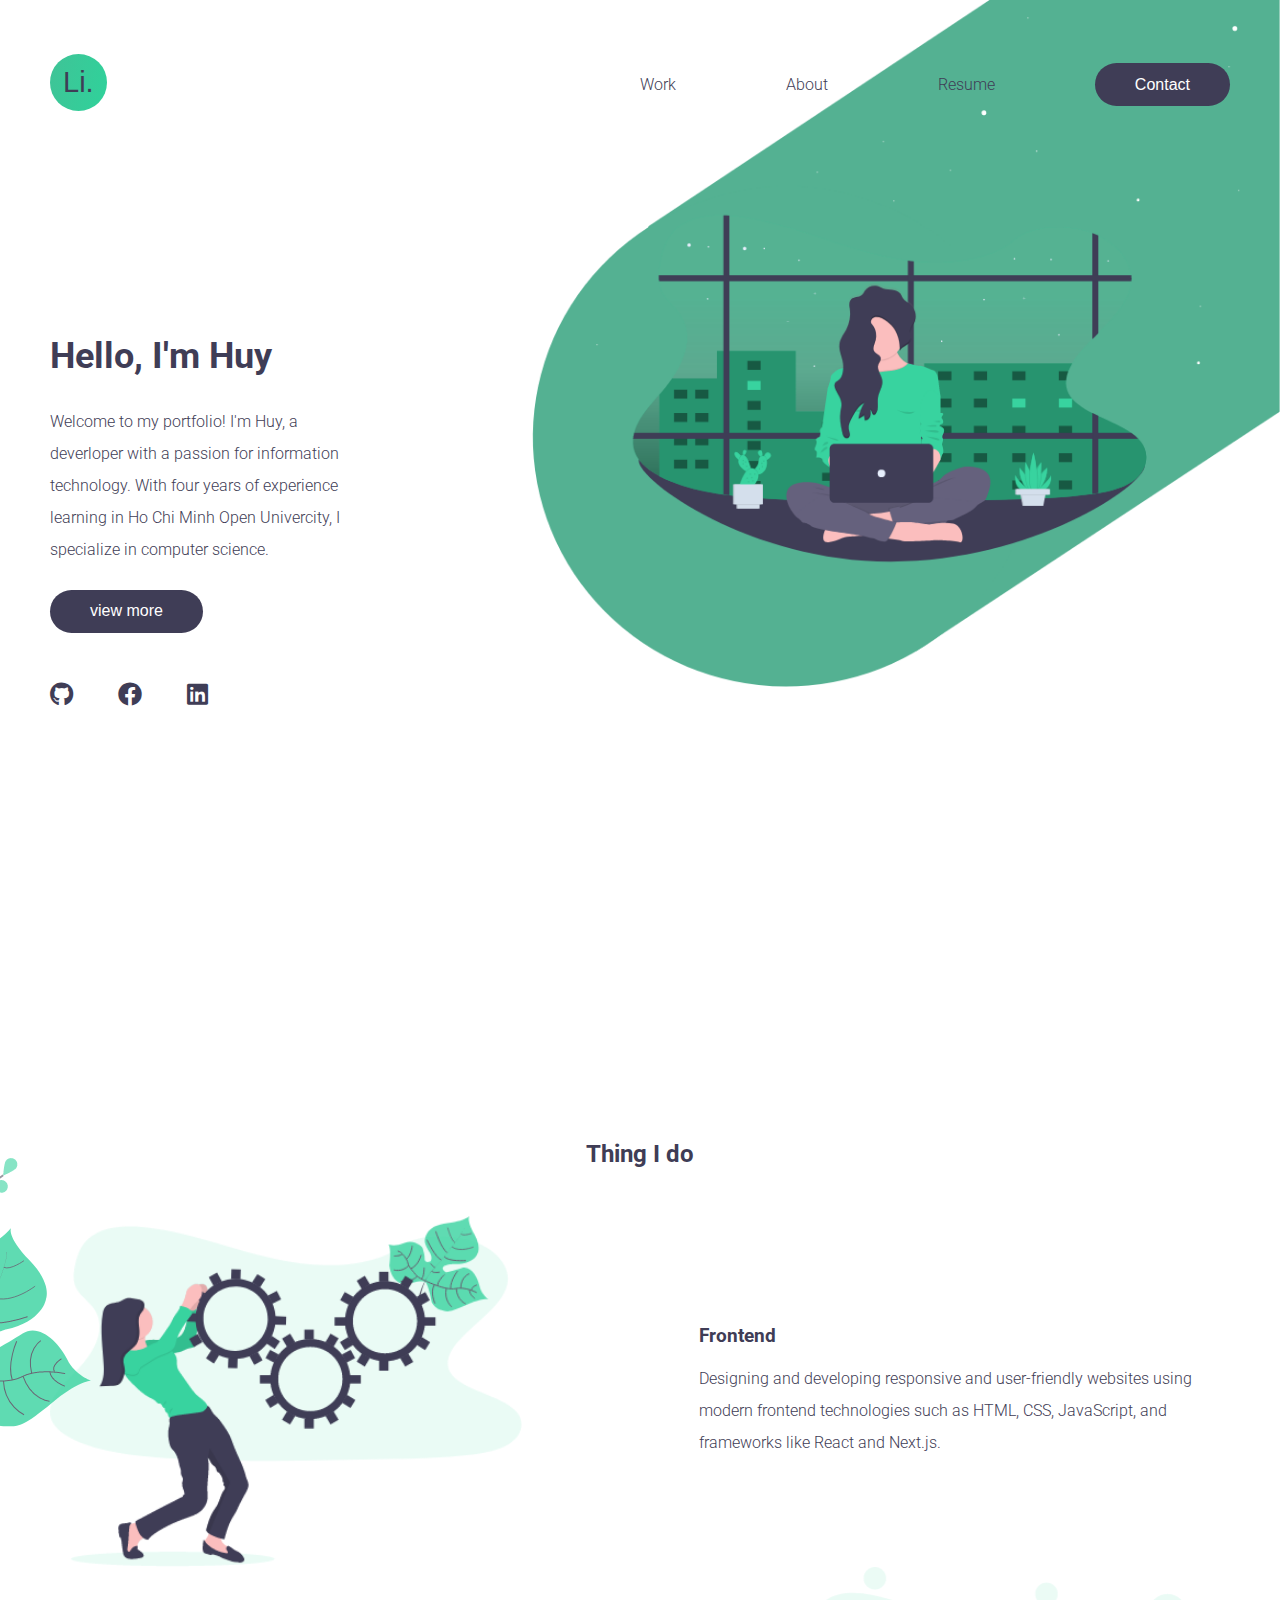
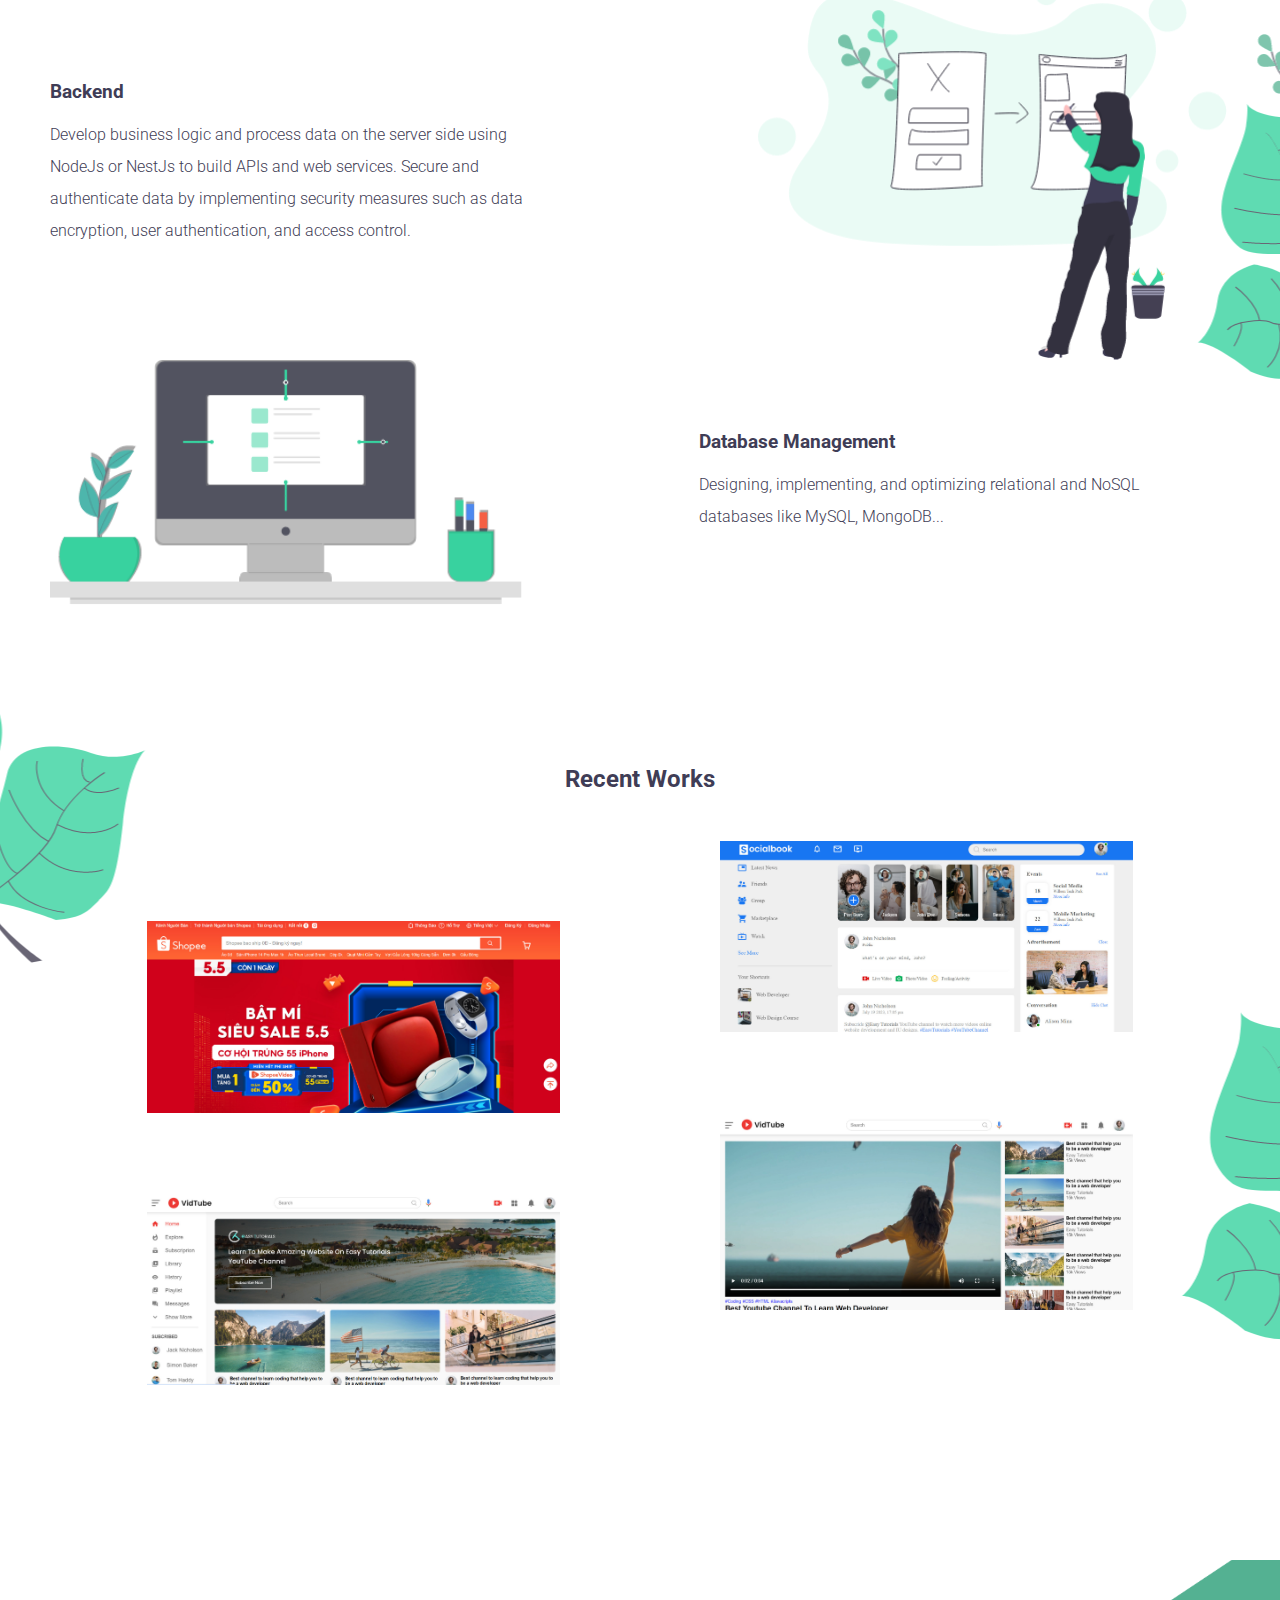
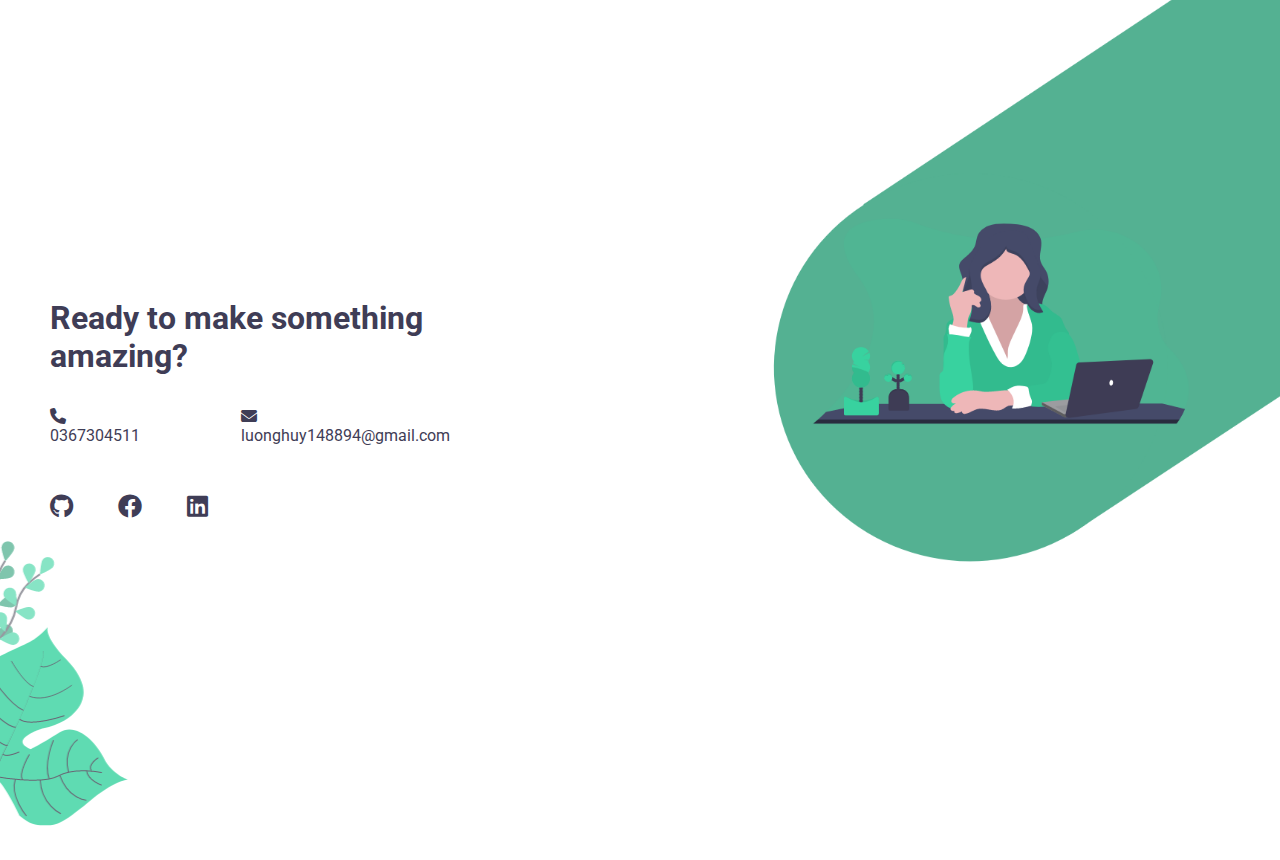
<file: index.html>
<!DOCTYPE html>
<html lang="en">
<head>
    <meta charset="UTF-8">
    <meta http-equiv="X-UA-Compatible" content="IE=edge">
    <meta name="viewport" content="width=device-width, initial-scale=1.0">
    <title>Document</title>
    <link rel="stylesheet" href="./assect/icon/fontawesome-free-6.2.1-web/css/all.min.css">
    <link rel="preconnect" href="https://fonts.googleapis.com">
    <link rel="preconnect" href="https://fonts.gstatic.com" crossorigin>
    <link href="https://fonts.googleapis.com/css2?family=Roboto:ital,wght@1,300;1,500&display=swap" rel="stylesheet">
    <link rel="stylesheet" href="./assect/css/Portfolio.css">
    <script src="./assect/js/Portfolio.js" defer></script>
</head>
<body>
    <!-- 1 -->
    <!-- overlay -->
    <section id="overlay">
        
    </section>
    <!-- header  -->
    <header>
       <div class="container">
        <!-- navbar  -->
        <nav class="navbar">
            <!-- logo  -->
            <div class="navbar__logo">
                <img src="./assect/img/logo.svg" alt="website logo">
            </div>
            <!-- links -->
            <ul class="navbar__links">
                <li class="navbar__link"><a href="#works">Work</a></li>
                <li class="navbar__link"><a href="#things">About</a></li>
                <li class="navbar__link"><a href="#footer">Resume</a></li>
                <a href=""><button class="navbar__btn">Contact</button></a>
            </ul>
            <!-- menu button  -->
            <div class="navbar__icons">
                <div class="navbar__icon"></div>
            </div>
        </nav>
       </div>
    </header>

    <!-- banner  -->
    <section id="banner">
        <div class="container">
            <!-- img  -->
            <div class="banner__img">
                <img src="./assect/img/banner-img.png" alt="illustration of women">
            </div>
            <!-- heading  -->
            <div class="banner__heading">
                <h1>Hello, I'm Huy</h1>
                <p>
                    Welcome to my portfolio! I'm Huy, a deverloper with a passion for information technology.
                     With four years of experience learning in Ho Chi Minh Open Univercity,
                      I specialize in computer science.
                </p>

               <a href="#"> <button class="banner__btn">view more</button></a>
           
                <div class="banner__socials">
                    <a href="https://github.com/huyne22" target="_blank"><i class="fa-brands fa-github"></i></a>
                    <a href="https://www.facebook.com/luong.huy.54738943/" target="_blank"><i class="fa-brands fa-facebook"></i></a>
                    <a href="https://www.linkedin.com/in/l%C6%B0%C6%A1ng-huy-598522280/" target="_blank"><i class="fa-brands fa-linkedin"></i></a>
                </div>
            </div>
        </div>
    </section>

    <!-- things  -->
    <section id="things">
        <div class="container">
            <!-- dec l-->
            <div class="thing__dec">
                <img src="./assect/img/things-dec-l.png" alt="illustration of leaf">
            </div>
            <!-- dec r-->
            <div class="thing__dec">
                <img src="./assect/img/things-dec-r.png" alt="illustration of leaf">
            </div>
            <!-- heading  -->
            <h2>Thing I do</h2>
            <!-- item 1-->
            <div class="thing__item">
                <!-- img  -->
                <img src="./assect/img/things-item-1.png" alt="illustration of women">
                <!-- text  -->
                <div class="thing__item-heading">
                    <h3>Frontend</h3>
                    <p> 
                        Designing and developing responsive and user-friendly websites using modern frontend technologies
                         such as HTML, CSS, JavaScript, and frameworks like React and Next.js.
                   </p>
                </div>
            </div>

             <!-- item 2-->
             <div class="thing__item">
                <!-- img  -->
                <img src="./assect/img/things-item-2.png" alt="illustration of women">
                <!-- text  -->
                <div class="thing__item-heading">
                    <h3>Backend</h3>
                    <p> 
                        Develop business logic and process data on the server side
                         using NodeJs or NestJs to build APIs and web services.
                         Secure and authenticate data by implementing security measures such as data encryption, user authentication, and access control.
                   </p>
                </div>
            </div>

             <!-- item 3-->
             <div class="thing__item">
                <!-- img  -->
                <img src="./assect/img/things-item-3.png" alt="illustration of computer">
                <!-- text  -->
                <div class="thing__item-heading">
                    <h3>Database Management</h3>
                    <p> 
                        Designing, implementing, and optimizing relational and NoSQL databases like MySQL, MongoDB...
                   </p>
                </div>
            </div>
        </div>
    </section>

    <!-- works -->
    <section id="works">
        <div class="container">
            <!-- dec 1-->
            <div class="work__dec">
                <img src="./assect/img/work-dec.png" alt="illustration of leaf">
            </div>
             <!-- dec 2 -->
             <div class="work__dec">
                <img src="./assect/img/work-dec.png" alt="illustration of leaf">
            </div>
            <!-- heading  -->
            <h2>Recent Works</h2>
            <!-- img  -->
            <div class="work__img">
                <div class="work__img--single">
                    <a href="https://huyne22.github.io/shopee/" style="cursor: pointer;" target="_blank">
                        <img src="./assect/img/shopee.jpg" alt="shopee">
                    </a>
                </div>
                <div class="work__img--single">
                    <a href="https://huyne22.github.io/social-network/" style="cursor: pointer;" target="_blank">
                        <img src="./assect/img/fb.jpg" alt="facebook">
                    </a>
                </div>
                <div class="work__img--single">
                    <a href="https://huyne22.github.io/social-network/youtube" style="cursor: pointer;" target="_blank">
                        <img src="./assect/img/youtube.jpg" alt="youtube">
                    </a>
                </div>
                <div class="work__img--single">
                    <a href="https://huyne22.github.io/social-network/play-video" style="cursor: pointer;" target="_blank">
                        <img src="./assect/img/play-video.jpg" alt="play-video">
                    </a>
                </div>
            </div>
            <div class="work__btn">
                <a href="#"><button>View Works</button></a>
            </div>
        </div>
    </section>

    <!-- footer  -->
    <footer id="footer">
        <div class="container">
            <!-- dec -->
            <div class="footer__dec">
                <img src="./assect/img/things-dec-l.png" alt="illustration of leaf">
            </div>
            <!-- img -->
            <div class="footer__img">
                <img src="./assect/img/footer-img.png" alt="illustration of women">
            </div>
            <!-- heading -->
            <div class="footer__heading">
                <h1>Ready  to make something amazing?</h1>
                <!-- contact  -->
                <div class="footer__contact">
                    <a href="tel:0367304511">
                        <i class="fa-solid fa-phone"></i>
                        <p>0367304511</p>
                    </a>
                    <a href="mailto:luonghuy148894@gmail.com">
                        <i class="fa-solid fa-envelope"></i>
                        <p>luonghuy148894@gmail.com</p>
                    </a>
                </div>
                <div class="banner__socials">
                    <a href="https://github.com/huyne22" target="_blank"><i class="fa-brands fa-github"></i></a>
                    <a href="https://www.facebook.com/luong.huy.54738943/" target="_blank"><i class="fa-brands fa-facebook"></i></a>
                    <a href="https://www.linkedin.com/in/l%C6%B0%C6%A1ng-huy-598522280/" target="_blank"><i class="fa-brands fa-linkedin"></i></a>
                </div>
            </div>
        
        </div>
    </footer>

   
</body>
</html>
</file>
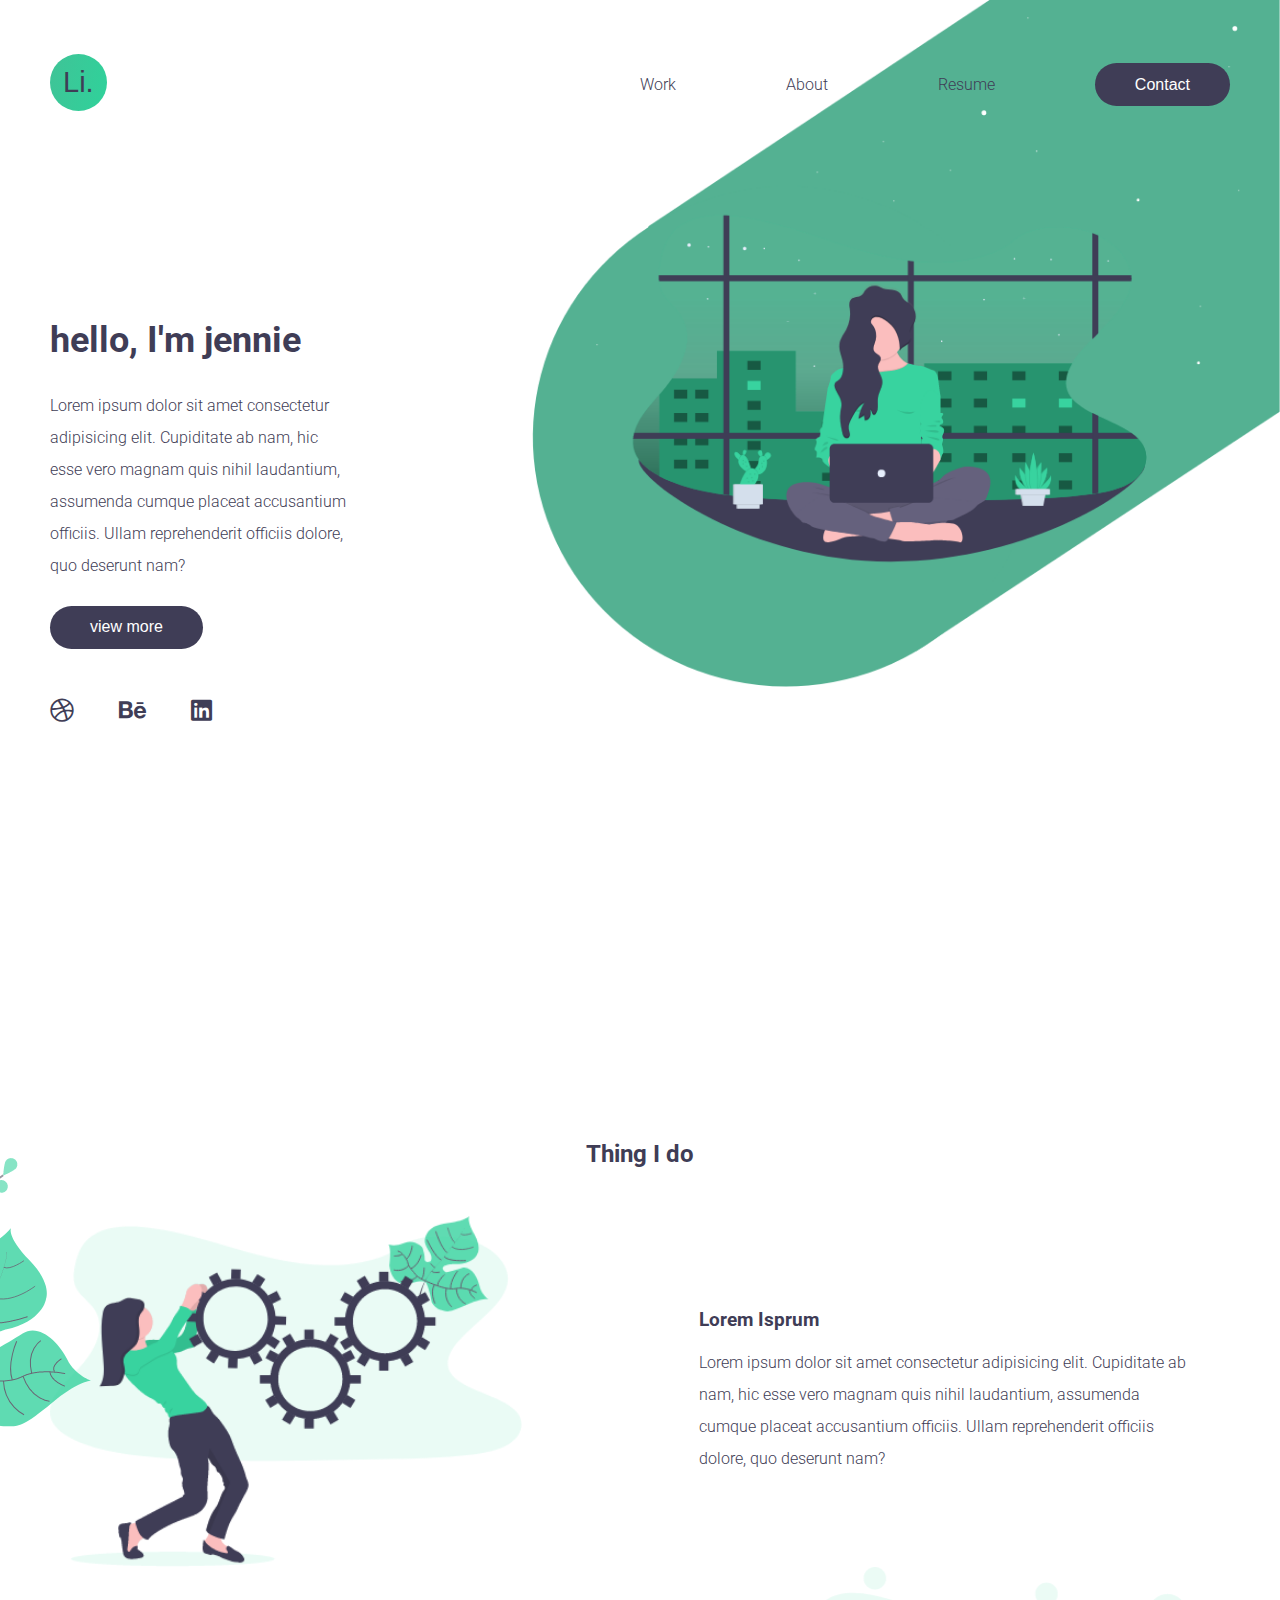
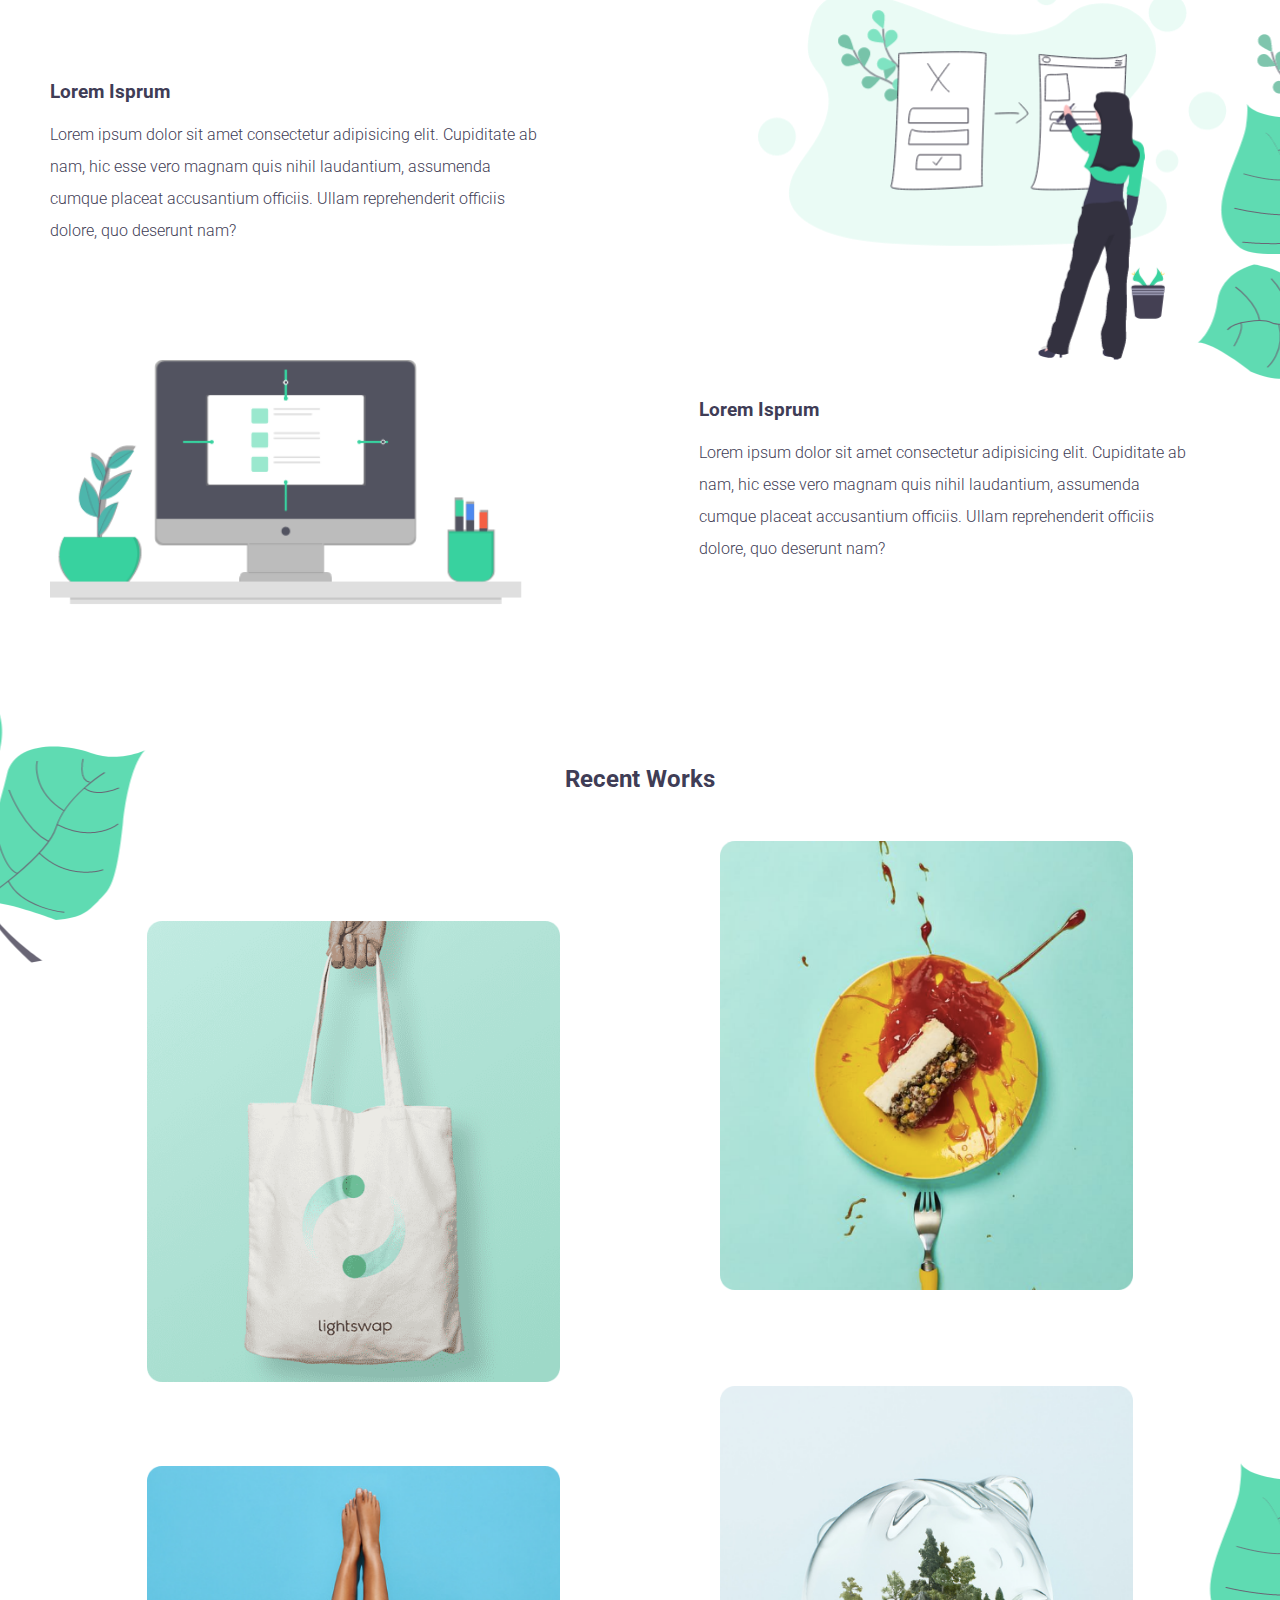
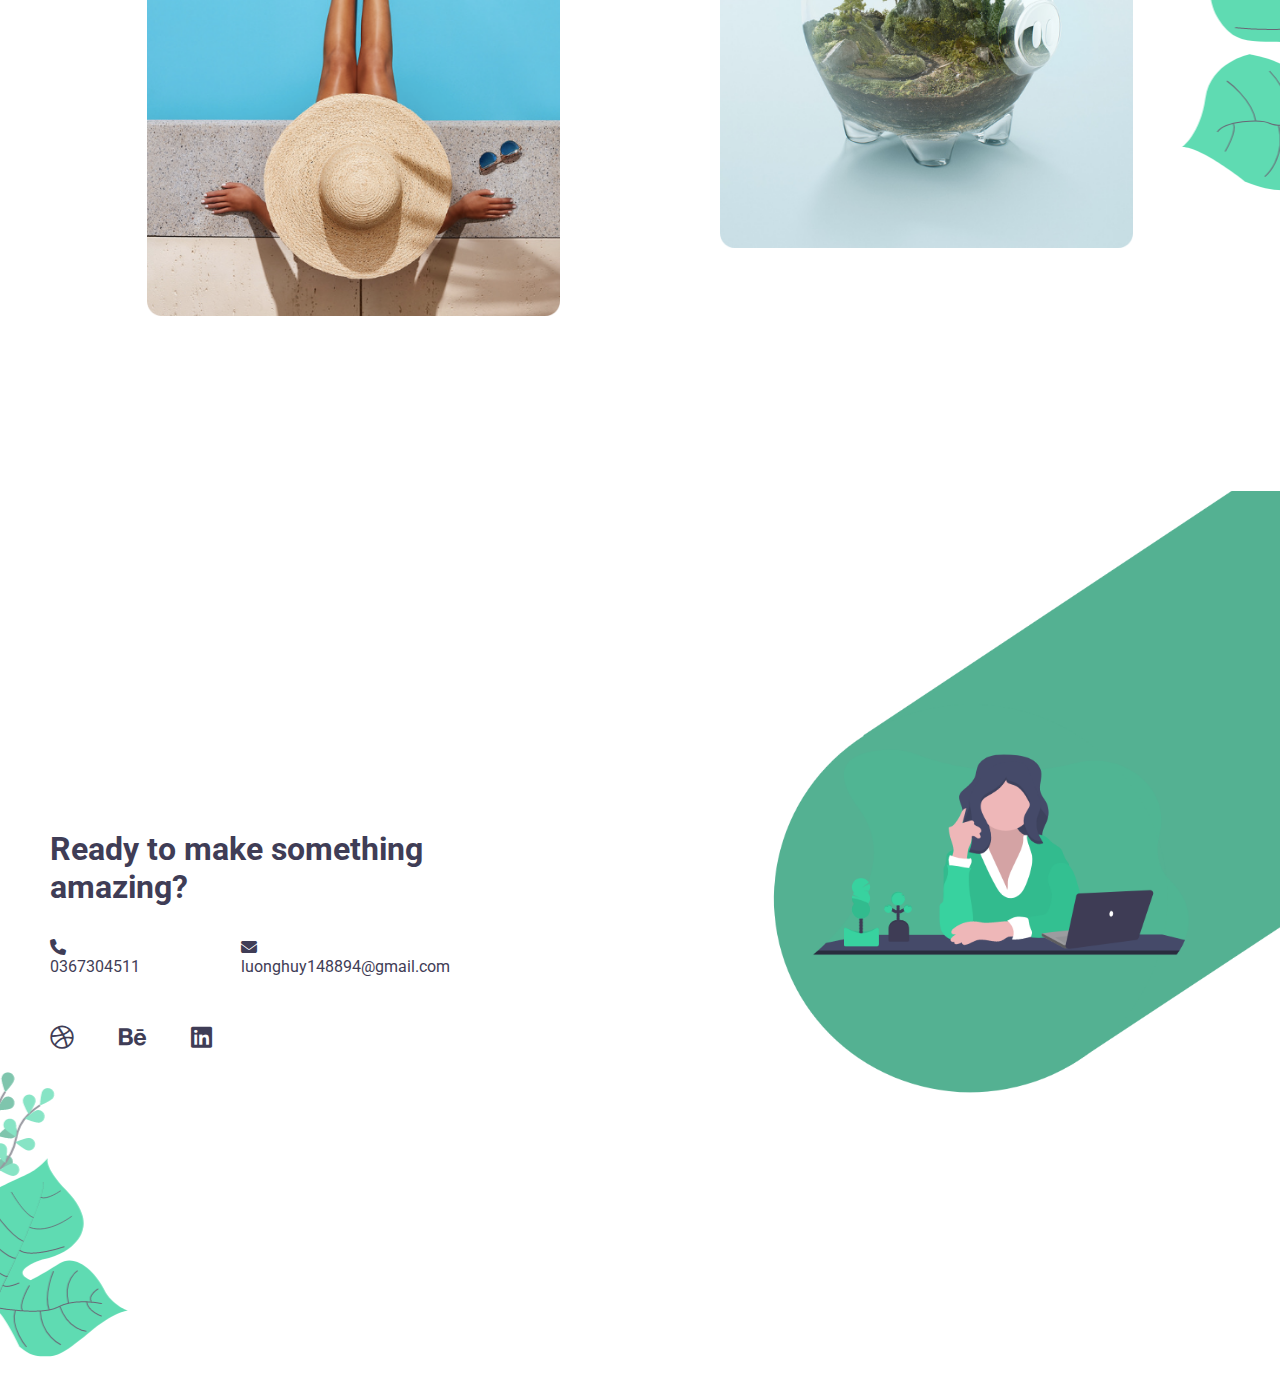
<file: Portfolio.html>
<!DOCTYPE html>
<html lang="en">
<head>
    <meta charset="UTF-8">
    <meta http-equiv="X-UA-Compatible" content="IE=edge">
    <meta name="viewport" content="width=device-width, initial-scale=1.0">
    <title>Document</title>
    <link rel="stylesheet" href="./assect/icon/fontawesome-free-6.2.1-web/css/all.min.css">
    <link rel="preconnect" href="https://fonts.googleapis.com">
    <link rel="preconnect" href="https://fonts.gstatic.com" crossorigin>
    <link href="https://fonts.googleapis.com/css2?family=Roboto:ital,wght@1,300;1,500&display=swap" rel="stylesheet">
    <link rel="stylesheet" href="./assect/css/Portfolio.css">
    <script src="./assect/js/Portfolio.js" defer></script>
</head>
<body>
    <!-- 1 -->
    <!-- overlay -->
    <section id="overlay">
        
    </section>
    <!-- header  -->
    <header>
       <div class="container">
        <!-- navbar  -->
        <nav class="navbar">
            <!-- logo  -->
            <div class="navbar__logo">
                <img src="./assect/img/logo.svg" alt="website logo">
            </div>
            <!-- links -->
            <ul class="navbar__links">
                <li class="navbar__link"><a href="#works">Work</a></li>
                <li class="navbar__link"><a href="#things">About</a></li>
                <li class="navbar__link"><a href="#footer">Resume</a></li>
                <a href=""><button class="navbar__btn">Contact</button></a>
            </ul>
            <!-- menu button  -->
            <div class="navbar__icons">
                <div class="navbar__icon"></div>
            </div>
        </nav>
       </div>
    </header>

    <!-- banner  -->
    <section id="banner">
        <div class="container">
            <!-- img  -->
            <div class="banner__img">
                <img src="./assect/img/banner-img.png" alt="illustration of women">
            </div>
            <!-- heading  -->
            <div class="banner__heading">
                <h1>hello, I'm jennie</h1>
                <p>
                    Lorem ipsum dolor sit amet consectetur adipisicing elit.
                     Cupiditate ab nam, hic esse vero magnam quis nihil laudantium,
                      assumenda cumque placeat accusantium officiis. Ullam reprehenderit officiis dolore, quo deserunt nam?
                </p>

               <a href=""> <button class="banner__btn">view more</button></a>
           
                <div class="banner__socials">
                    <a href="#"><i class="fa-brands fa-dribbble"></i></a>
                    <a href="#"><i class="fa-brands fa-behance"></i></a>
                    <a href="#"><i class="fa-brands fa-linkedin"></i></a>
                </div>
            </div>
        </div>
    </section>

    <!-- things  -->
    <section id="things">
        <div class="container">
            <!-- dec l-->
            <div class="thing__dec">
                <img src="./assect/img/things-dec-l.png" alt="illustration of leaf">
            </div>
            <!-- dec r-->
            <div class="thing__dec">
                <img src="./assect/img/things-dec-r.png" alt="illustration of leaf">
            </div>
            <!-- heading  -->
            <h2>Thing I do</h2>
            <!-- item 1-->
            <div class="thing__item">
                <!-- img  -->
                <img src="./assect/img/things-item-1.png" alt="illustration of women">
                <!-- text  -->
                <div class="thing__item-heading">
                    <h3>Lorem Isprum</h3>
                    <p> 
                        Lorem ipsum dolor sit amet consectetur adipisicing elit.
                        Cupiditate ab nam, hic esse vero magnam quis nihil laudantium,
                         assumenda cumque placeat accusantium officiis. Ullam reprehenderit officiis dolore, quo deserunt nam?
                   </p>
                </div>
            </div>

             <!-- item 2-->
             <div class="thing__item">
                <!-- img  -->
                <img src="./assect/img/things-item-2.png" alt="illustration of women">
                <!-- text  -->
                <div class="thing__item-heading">
                    <h3>Lorem Isprum</h3>
                    <p> 
                        Lorem ipsum dolor sit amet consectetur adipisicing elit.
                        Cupiditate ab nam, hic esse vero magnam quis nihil laudantium,
                         assumenda cumque placeat accusantium officiis. Ullam reprehenderit officiis dolore, quo deserunt nam?
                   </p>
                </div>
            </div>

             <!-- item 3-->
             <div class="thing__item">
                <!-- img  -->
                <img src="./assect/img/things-item-3.png" alt="illustration of computer">
                <!-- text  -->
                <div class="thing__item-heading">
                    <h3>Lorem Isprum</h3>
                    <p> 
                        Lorem ipsum dolor sit amet consectetur adipisicing elit.
                        Cupiditate ab nam, hic esse vero magnam quis nihil laudantium,
                         assumenda cumque placeat accusantium officiis. Ullam reprehenderit officiis dolore, quo deserunt nam?
                   </p>
                </div>
            </div>
        </div>
    </section>

    <!-- works -->
    <section id="works">
        <div class="container">
            <!-- dec 1-->
            <div class="work__dec">
                <img src="./assect/img/work-dec.png" alt="illustration of leaf">
            </div>
             <!-- dec 2 -->
             <div class="work__dec">
                <img src="./assect/img/work-dec.png" alt="illustration of leaf">
            </div>
            <!-- heading  -->
            <h2>Recent Works</h2>
            <!-- img  -->
            <div class="work__img">
                <div class="work__img--single">
                    <img src="./assect/img/work-1.png" alt="bag">
                </div>
                <div class="work__img--single">
                    <img src="./assect/img/work-2.png" alt="palte">
                </div>
                <div class="work__img--single">
                    <img src="./assect/img/work-3.png" alt="women">
                </div>
                <div class="work__img--single">
                    <img src="./assect/img/work-4.png" alt="piggy blank">
                </div>
            </div>
            <div class="work__btn">
                <a href="#"><button>View Works</button></a>
            </div>
        </div>
    </section>

    <!-- footer  -->
    <footer id="footer">
        <div class="container">
            <!-- dec -->
            <div class="footer__dec">
                <img src="./assect/img/things-dec-l.png" alt="illustration of leaf">
            </div>
            <!-- img -->
            <div class="footer__img">
                <img src="./assect/img/footer-img.png" alt="illustration of women">
            </div>
            <!-- heading -->
            <div class="footer__heading">
                <h1>Ready  to make something amazing?</h1>
                <!-- contact  -->
                <div class="footer__contact">
                    <a href="tel:0367304511">
                        <i class="fa-solid fa-phone"></i>
                        <p>0367304511</p>
                    </a>
                    <a href="mailto:luonghuy148894@gmail.com">
                        <i class="fa-solid fa-envelope"></i>
                        <p>luonghuy148894@gmail.com</p>
                    </a>
                </div>
                <div class="banner__socials">
                    <a href="#"><i class="fa-brands fa-dribbble"></i></a>
                    <a href="#"><i class="fa-brands fa-behance"></i></a>
                    <a href="#"><i class="fa-brands fa-linkedin"></i></a>
                </div>
            </div>
        
        </div>
    </footer>

   
</body>
</html>
</file>
<file: assect/css/Portfolio.css>
*,
*::before,
*::after {
    margin: 0;
    padding: 0;
    box-sizing: border-box;
}

html {
    scroll-behavior: smooth;
}

body {
    font-family: "Roboto", sans-serif;
}

img {
    max-width: 100%;
    width: 100%;
}

.container {
    max-width: 1200px;
    width: 100%;
    margin: 0 auto;
    /* vì khi dùng max-width tự động chuyển sang trái nên muốn canh giữa dùng margin 0 auto */
    padding: 0 10px;
}

button {
    text-align: center;
    color: #fff;
    background-color: var(--gray-color);
    padding: .8rem 2.5rem;
    border: none;
    border-radius: 100px;
    cursor: pointer;
    transition: var(--smooth);
}

button:hover {
    background-color: var(--green-l-color);
    transition: var(--smooth);
}

:root {
    --green-color: #54B192;
    --green-l-color: #A4CEC0;
    /* màu nhạt */
    --gray_color: #3F3D56;
    --smooth: all .3s ease-in;
}

/* ovelay */
#overlay {
    position: fixed;
    top: 0;
    left: 0;
    width: 100vh;
    height: 100vh;
    background: rgba(0, 0, 0, .4);
    z-index: 4;
    display: none;
}

#overlay.show {
    display: initial;
}

/* header  */
header {
    position: absolute;
    width: 100%;
}

.navbar {
    display: flex;
    justify-content: space-between;
    align-items: center;
    padding: 20px 0;
}

.navbar__logo img {
    width: 57px;
    height: 57px;
    object-fit: cover;
}

.navbar__links {
    position: fixed;
    top: 0;
    left: 0;
    width: 60%;
    height: 100%;
    background-color: var(--gray_color);
    z-index: 5;
    transition: var(--smooth);
    transform: translateX(-100%);
    opacity: 0;
}

.navbar__links.navbar__open {
    transform: translateX(0);
    opacity: 1;
    transition: var(--smooth);
}

.navbar__link {
    list-style: none;
    margin: 55px;
}

.navbar__link a {
    text-decoration: none;
    color: #fff;
    font-weight: 300;
    transition: var(--smooth);
}

.navbar__link a:hover {
    color: var(--green-color);
    transition: var(--smooth);
}

.navbar__btn {
    font-size: 1rem;
    background-color: var(--green-color);
    margin-left: 45px;
}

/* menu button  */
.navbar__icons {
    display: flex;
    justify-content: center;
    align-items: center;
    width: 80px;
    height: 80px;
    cursor: pointer;
    transition: var(--smooth);
    z-index: 6;
}

.navbar__icon {
    width: 65px;
    height: 6px;
    background-color: var(--gray_color);
    border-radius: 5px;
    transition: var(--smooth);
    position: relative;
}

.navbar__icon::before,
.navbar__icon::after {
    content: "";
    position: absolute;
    width: 65px;
    height: 6px;
    background-color: var(--gray_color);
    border-radius: 5px;
    transition: var(--smooth);
}

.navbar__icon::before {
    transform: translateY(-12px);
}

.navbar__icon::after {
    transform: translateY(12px);
}

/* button animate  */
.open .navbar__icon {
    transform: translateX(-50px);
    background: transparent;
}

.open .navbar__icon::before {
    transform: rotate(45deg) translate(35px, -35px);
}

.open .navbar__icon::after {
    transform: rotate(-45deg) translate(35px, 35px);
}

@media (min-width: 62em) {
    .navbar__links {
        position: initial;
        transform: translateX(0);
        opacity: 1;
        background-color: transparent;
        display: flex;
        justify-content: flex-end;
        align-items: center;
    }

    .navbar__link a {
        color: var(--gray_color);
    }

    .navbar__icons {
        display: none;
    }

    .navbar__btn {
        background-color: var(--gray_color);
    }
}

/* banner  */

#banner {
    position: relative;
    height: 100vh;
    /* lệ thuộc height của màn hình */
    display: flex;
    align-items: center;
}

.banner__img {
    position: absolute;
    top: 0;
    right: 0;
    z-index: -1;
    /* ảnh nằm dưới chữ */
}

.banner__heading {
    max-width: 300px;
    margin: 0 auto;
    text-align: center;
    color: var(--gray_color);
}

.banner__heading h1 {
    font-size: 2.25rem;
    padding-top: 4em;
    margin-bottom: 0.8em;
}

.banner__heading p {
    font-weight: 300;
    line-height: 2rem;
    margin-bottom: 1.5rem;
}

.banner__btn {
    font-size: 1rem;
    background-color: var(--gray_color);
}

.banner__socials {
    margin-top: 3rem;
    display: flex;
    justify-content: space-evenly;
    font-size: 1.5rem;
}

.banner__socials a {
    color: var(--gray_color);
    transition: var(--smooth);
}

.banner__socials a:hover {
    color: var(--green-l-color);
    transition: var(--smooth);
}

@media (min-width: 62rem) {
    .banner__heading {
        text-align: initial;
        margin: 0;
        padding-top: 0;
    }

    .banner__socials {
        justify-content: flex-start;
    }

    .banner__socials a {
        margin-right: 45px;
    }

    .banner__img {
        width: 60%;
    }
}

/* thing  */
.thing__dec {
    position: absolute;
    top: 0;
    left: 0;
    transform: translateX(-60%);
    z-index: -1;
}

.thing__dec:nth-child(2) {
    position: absolute;
    top: initial;
    left: initial;
    bottom: 15%;
    right: 0;
    transform: translateX(60%);
    z-index: -1;
}

#things {
    position: relative;
    overflow-x: hidden;
    margin-top: 15em;
}

#things h2 {
    text-align: center;
    color: var(--gray_color);
    margin-bottom: 3rem;
}

.thing__item {
    margin: 3rem 0;
}

.thing__item-heading {
    text-align: center;
    color: var(--gray_color);
}

.thing__item-heading p {
    font-weight: 300;
    line-height: 2rem;
    max-width: 300px;
    margin: 0 auto;
    padding-top: 1rem;
}

@media (min-width:62rem) {
    .thing__item {
        display: flex;
        justify-content: space-between;
        align-items: center;
        margin: 0;
    }

    .thing__item img {
        width: 40%;
        padding-bottom: 0;
    }

    .thing__item-heading {
        width: 45%;
        text-align: initial;
    }

    .thing__item-heading p {
        max-width: 500px;
        margin: 0;
    }

    .thing__item:nth-child(odd) img {
        order: 2;
        width: 40%;
        padding-bottom: 0;
    }

    .thing__item-heading:nth-child(odd) {
        order: 1;
        width: 45%;
        text-align: initial;
    }
}

/* works */
#works {
    position: relative;
    overflow-x: hidden;
    padding-top: 10rem;
}

#works h2 {
    text-align: center;
    color: var(--gray_color);
}

.work__dec {
    position: absolute;
    top: 0;
    left: 0;
    transform: translateX(-60%);
    z-index: -1;
}

.work__dec:nth-child(2) {
    position: absolute;
    top: initial;
    left: initial;
    bottom: 15%;
    right: 0;
    transform: translateX(60%);
    z-index: -1;
}

.work__img--single {
    margin: 2rem 0;
}

.work__img--single:nth-child(odd) {
    padding-top: 5rem;
}

.work__img--single:nth-child(3) {
    margin-top: -5rem;
}

.work__btn {
    text-align: center;
    margin-top: 8rem;
}

.work__btn button {
    font-size: 1rem;
}

@media (min-width: 62rem) {
    #works h2 {
        margin-bottom: 3rem;
    }

    .work__img {
        display: flex;
        justify-content: center;
        flex-wrap: wrap;
    }

    .work__img--single {
        margin: 0 5rem;
        width: 35%;
    }

    .work__img--single:nth-child(3) {
        margin-top: 0;
    }
}

/* footer */
#footer {
    overflow: hidden;
    position: relative;
    height: 100vh;
    display: flex;
    align-items: center;
}

.footer__dec {
    position: absolute;
    bottom: 0;
    left: 0;
    transform: translateX(-45%);
    z-index: -1;
}

.footer__img {
    position: absolute;
    top: 0;
    right: 0;
    transform: translateX(25%);
    z-index: -1;
}

.footer__heading {
    max-width: 400px;
    margin: 0 auto;
    text-align: center;
    color: var(--gray_color);
}

.footer__contact {
    margin-top: 2rem;
    display: flex;
    justify-content: space-evenly;
}

.footer__contact a {
    text-decoration: none;
    color: var(--gray_color);
}



@media (min-width:62rem) {
    .footer__img {
        top: -15%;
        right: 0;
        transform: translateX(32%);
        width: 60%;
    }

    .footer__heading {
        text-align: initial;
        margin: 0;
    }

    .footer__contact {
        display: flex;
        justify-content: space-between;
    }

}
</file>
